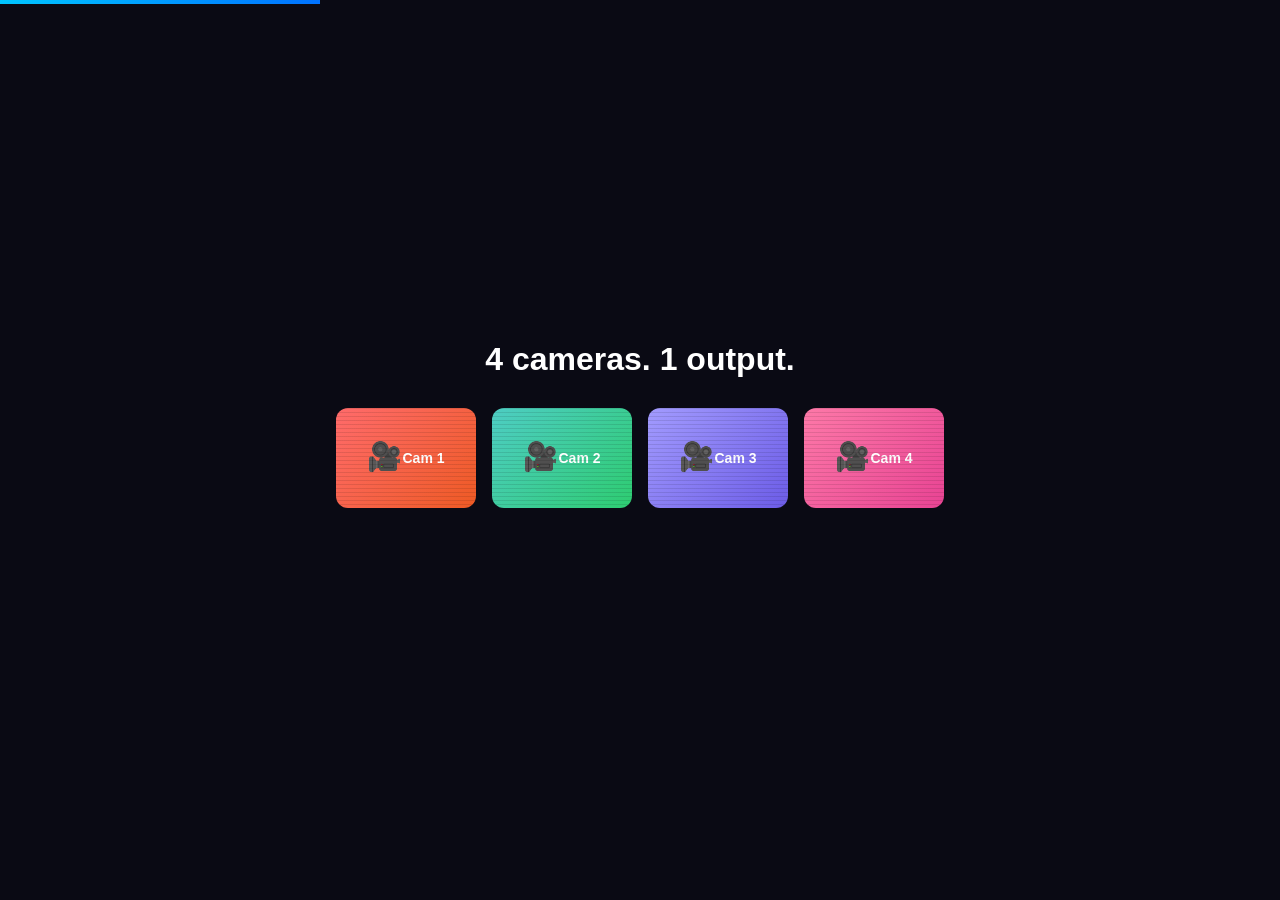
<file: kiro-explainer.html>
<!DOCTYPE html>
<html lang="en">
<head>
    <meta charset="UTF-8">
    <meta name="viewport" content="width=device-width, initial-scale=1.0">
    <title>Quad-Box Video Merger</title>
    <style>
        * {
            margin: 0;
            padding: 0;
            box-sizing: border-box;
        }

        body {
            font-family: -apple-system, BlinkMacSystemFont, 'Segoe UI', Roboto, sans-serif;
            background: #0a0a14;
            color: #ffffff;
            display: flex;
            align-items: center;
            justify-content: center;
            min-height: 100vh;
            overflow: hidden;
        }

        .container {
            width: 100%;
            max-width: 1000px;
            text-align: center;
            position: relative;
            padding: 40px;
        }

        /* Progress bar */
        .progress-bar {
            position: fixed;
            top: 0;
            left: 0;
            height: 4px;
            background: linear-gradient(90deg, #00c6ff, #0072ff);
            transition: width 0.3s ease;
            z-index: 100;
        }

        /* Scene management */
        .scene {
            position: absolute;
            top: 50%;
            left: 50%;
            transform: translate(-50%, -50%);
            width: 95%;
            opacity: 0;
            transition: opacity 0.7s ease;
            pointer-events: none;
        }

        .scene.active {
            opacity: 1;
            pointer-events: all;
        }

        /* ====== Scene 1: The Problem ====== */
        .scene-1 h1 {
            font-size: 32px;
            margin-bottom: 20px;
            font-weight: 700;
        }

        .scene-1 .video-sources {
            display: flex;
            gap: 16px;
            justify-content: center;
            margin: 30px 0;
            flex-wrap: wrap;
        }

        .scene-1 .video-card {
            width: 140px;
            height: 100px;
            border-radius: 12px;
            display: flex;
            align-items: center;
            justify-content: center;
            font-size: 14px;
            font-weight: 600;
            opacity: 0;
            transform: translateY(20px);
            transition: all 0.5s ease;
            position: relative;
            overflow: hidden;
        }

        .scene-1 .video-card.show {
            opacity: 1;
            transform: translateY(0);
        }

        .scene-1 .video-card:nth-child(1) { background: linear-gradient(135deg, #ff6b6b, #ee5a24); }
        .scene-1 .video-card:nth-child(2) { background: linear-gradient(135deg, #4ecdc4, #2ecc71); }
        .scene-1 .video-card:nth-child(3) { background: linear-gradient(135deg, #a29bfe, #6c5ce7); }
        .scene-1 .video-card:nth-child(4) { background: linear-gradient(135deg, #fd79a8, #e84393); }

        .scene-1 .video-card .cam-icon {
            font-size: 28px;
            margin-bottom: 4px;
        }

        .scene-1 .subtitle {
            font-size: 18px;
            color: #8899aa;
            margin-top: 10px;
            opacity: 0;
            transition: opacity 0.5s ease;
        }

        .scene-1 .subtitle.show { opacity: 1; }

        /* Fake scanlines on video cards */
        .scene-1 .video-card::after {
            content: '';
            position: absolute;
            top: 0; left: 0; right: 0; bottom: 0;
            background: repeating-linear-gradient(
                0deg,
                transparent,
                transparent 3px,
                rgba(0,0,0,0.1) 3px,
                rgba(0,0,0,0.1) 4px
            );
            pointer-events: none;
        }

        /* ====== Scene 2: The Merge Animation ====== */
        .scene-2 .merge-area {
            display: flex;
            align-items: center;
            justify-content: center;
            gap: 30px;
            flex-wrap: wrap;
        }

        .scene-2 .sources-col {
            display: grid;
            grid-template-columns: 1fr 1fr;
            gap: 10px;
            opacity: 0;
            transform: translateX(-30px);
            transition: all 0.6s ease;
        }

        .scene-2 .sources-col.show {
            opacity: 1;
            transform: translateX(0);
        }

        .scene-2 .source-thumb {
            width: 90px;
            height: 65px;
            border-radius: 8px;
            display: flex;
            align-items: center;
            justify-content: center;
            font-size: 11px;
            font-weight: 600;
            position: relative;
        }

        .scene-2 .source-thumb:nth-child(1) { background: linear-gradient(135deg, #ff6b6b, #ee5a24); }
        .scene-2 .source-thumb:nth-child(2) { background: linear-gradient(135deg, #4ecdc4, #2ecc71); }
        .scene-2 .source-thumb:nth-child(3) { background: linear-gradient(135deg, #a29bfe, #6c5ce7); }
        .scene-2 .source-thumb:nth-child(4) { background: linear-gradient(135deg, #fd79a8, #e84393); }

        .scene-2 .arrow {
            font-size: 40px;
            color: #00c6ff;
            opacity: 0;
            transition: opacity 0.5s ease;
            animation: pulse-arrow 1.2s ease-in-out infinite;
        }

        .scene-2 .arrow.show { opacity: 1; }

        @keyframes pulse-arrow {
            0%, 100% { transform: translateX(0); opacity: 0.7; }
            50% { transform: translateX(6px); opacity: 1; }
        }

        .scene-2 .output-quad {
            width: 220px;
            height: 160px;
            border-radius: 12px;
            display: grid;
            grid-template-columns: 1fr 1fr;
            grid-template-rows: 1fr 1fr;
            gap: 3px;
            background: #1a1a2e;
            padding: 3px;
            opacity: 0;
            transform: translateX(30px);
            transition: all 0.6s ease;
            box-shadow: 0 10px 40px rgba(0, 198, 255, 0.15);
            border: 2px solid #00c6ff33;
        }

        .scene-2 .output-quad.show {
            opacity: 1;
            transform: translateX(0);
        }

        .scene-2 .output-quad .quad-cell {
            border-radius: 6px;
            display: flex;
            align-items: center;
            justify-content: center;
            font-size: 10px;
            font-weight: 700;
            opacity: 0;
            transition: opacity 0.4s ease;
        }

        .scene-2 .output-quad .quad-cell.show { opacity: 1; }

        .scene-2 .output-quad .quad-cell:nth-child(1) { background: linear-gradient(135deg, #ff6b6b, #ee5a24); }
        .scene-2 .output-quad .quad-cell:nth-child(2) { background: linear-gradient(135deg, #4ecdc4, #2ecc71); }
        .scene-2 .output-quad .quad-cell:nth-child(3) { background: linear-gradient(135deg, #a29bfe, #6c5ce7); }
        .scene-2 .output-quad .quad-cell:nth-child(4) { background: linear-gradient(135deg, #fd79a8, #e84393); }

        .scene-2 .merge-label {
            margin-top: 30px;
            font-size: 18px;
            color: #8899aa;
            opacity: 0;
            transition: opacity 0.5s ease;
        }

        .scene-2 .merge-label.show { opacity: 1; }

        /* ====== Scene 3: Features ====== */
        .scene-3 .features-grid {
            display: grid;
            grid-template-columns: 1fr 1fr;
            gap: 16px;
            max-width: 600px;
            margin: 0 auto;
        }

        .scene-3 h2 {
            font-size: 24px;
            margin-bottom: 24px;
            background: linear-gradient(135deg, #00c6ff, #0072ff);
            -webkit-background-clip: text;
            -webkit-text-fill-color: transparent;
            background-clip: text;
        }

        .scene-3 .feature-item {
            background: #1a1a2e;
            border: 1px solid #2a2a4a;
            border-radius: 12px;
            padding: 18px;
            text-align: left;
            opacity: 0;
            transform: translateY(15px);
            transition: all 0.4s ease;
        }

        .scene-3 .feature-item.show {
            opacity: 1;
            transform: translateY(0);
        }

        .scene-3 .feature-item .icon {
            font-size: 22px;
            margin-bottom: 8px;
        }

        .scene-3 .feature-item .label {
            font-size: 13px;
            font-weight: 600;
            color: #ccd;
        }

        /* ====== Scene 4: Built with Kiro ====== */
        .scene-4 .final-card {
            background: linear-gradient(135deg, #0a0a14, #1a1a2e);
            border-radius: 20px;
            padding: 50px;
            border: 1px solid #2a2a4a;
            box-shadow: 0 20px 60px rgba(0, 198, 255, 0.1);
        }

        .scene-4 .quad-icon {
            width: 100px;
            height: 80px;
            margin: 0 auto 24px;
            display: grid;
            grid-template-columns: 1fr 1fr;
            grid-template-rows: 1fr 1fr;
            gap: 4px;
            animation: spin-in 0.6s cubic-bezier(0.68, -0.55, 0.265, 1.55);
        }

        .scene-4 .quad-icon div:nth-child(1) { background: #ff6b6b; border-radius: 6px 2px 2px 2px; }
        .scene-4 .quad-icon div:nth-child(2) { background: #4ecdc4; border-radius: 2px 6px 2px 2px; }
        .scene-4 .quad-icon div:nth-child(3) { background: #a29bfe; border-radius: 2px 2px 2px 6px; }
        .scene-4 .quad-icon div:nth-child(4) { background: #fd79a8; border-radius: 2px 2px 6px 2px; }

        @keyframes spin-in {
            0% { transform: scale(0) rotate(-180deg); opacity: 0; }
            100% { transform: scale(1) rotate(0deg); opacity: 1; }
        }

        .scene-4 h2 {
            font-size: 28px;
            margin-bottom: 12px;
        }

        .scene-4 p {
            font-size: 17px;
            color: #8899aa;
            margin-bottom: 28px;
            line-height: 1.5;
        }

        .scene-4 .tagline {
            font-size: 20px;
            font-weight: 600;
            background: linear-gradient(135deg, #00c6ff, #0072ff);
            -webkit-background-clip: text;
            -webkit-text-fill-color: transparent;
            background-clip: text;
        }

        /* Replay button */
        .replay-btn {
            position: fixed;
            bottom: 30px;
            right: 30px;
            background: linear-gradient(135deg, #00c6ff, #0072ff);
            border: none;
            color: white;
            padding: 12px 24px;
            border-radius: 30px;
            font-size: 15px;
            font-weight: 600;
            cursor: pointer;
            opacity: 0;
            transition: opacity 0.4s ease, transform 0.2s ease;
            z-index: 100;
        }

        .replay-btn.show { opacity: 1; }
        .replay-btn:hover { transform: scale(1.05); }
    </style>
</head>
<body>
    <div class="progress-bar" id="progress"></div>

    <div class="container">
        <!-- Scene 1: 4 camera feeds, one output needed -->
        <div class="scene scene-1 active" id="scene1">
            <h1>4 cameras. 1 output.</h1>
            <div class="video-sources">
                <div class="video-card" id="vc1"><div class="cam-icon">&#127909;</div>Cam 1</div>
                <div class="video-card" id="vc2"><div class="cam-icon">&#127909;</div>Cam 2</div>
                <div class="video-card" id="vc3"><div class="cam-icon">&#127909;</div>Cam 3</div>
                <div class="video-card" id="vc4"><div class="cam-icon">&#127909;</div>Cam 4</div>
            </div>
            <p class="subtitle" id="s1sub">How do you combine them?</p>
        </div>

        <!-- Scene 2: The merge visualization -->
        <div class="scene scene-2" id="scene2">
            <div class="merge-area">
                <div class="sources-col" id="srcCol">
                    <div class="source-thumb">Cam 1<br>TL</div>
                    <div class="source-thumb">Cam 2<br>TR</div>
                    <div class="source-thumb">Cam 3<br>BL</div>
                    <div class="source-thumb">Cam 4<br>FULL</div>
                </div>
                <div class="arrow" id="mergeArrow">&#10145;</div>
                <div class="output-quad" id="outputQuad">
                    <div class="quad-cell" id="qc1">TL</div>
                    <div class="quad-cell" id="qc2">TR</div>
                    <div class="quad-cell" id="qc3">BL</div>
                    <div class="quad-cell" id="qc4">BR</div>
                </div>
            </div>
            <p class="merge-label" id="mergeLabel">Pick any quadrant from any source &mdash; merge into one video.</p>
        </div>

        <!-- Scene 3: Feature highlights -->
        <div class="scene scene-3" id="scene3">
            <h2>Quad-Box Video Merger</h2>
            <div class="features-grid">
                <div class="feature-item" id="f1">
                    <div class="icon">&#9200;</div>
                    <div class="label">Time sync &amp; offsets</div>
                </div>
                <div class="feature-item" id="f2">
                    <div class="icon">&#127912;</div>
                    <div class="label">Map any quadrant to any slot</div>
                </div>
                <div class="feature-item" id="f3">
                    <div class="icon">&#128230;</div>
                    <div class="label">Batch processing</div>
                </div>
                <div class="feature-item" id="f4">
                    <div class="icon">&#128190;</div>
                    <div class="label">Save &amp; load presets</div>
                </div>
                <div class="feature-item" id="f5">
                    <div class="icon">&#128065;</div>
                    <div class="label">Live preview</div>
                </div>
                <div class="feature-item" id="f6">
                    <div class="icon">&#128421;</div>
                    <div class="label">GUI &amp; CLI modes</div>
                </div>
            </div>
        </div>

        <!-- Scene 4: Built with Kiro -->
        <div class="scene scene-4" id="scene4">
            <div class="final-card">
                <div class="quad-icon">
                    <div></div>
                    <div></div>
                    <div></div>
                    <div></div>
                </div>
                <h2>Quad-Box Video Merger</h2>
                <p>Combine up to 4 camera feeds into a single synchronized output.<br>CLI. GUI. One tool.</p>
                <div class="tagline">Built with Kiro</div>
            </div>
        </div>
    </div>

    <button class="replay-btn" id="replayBtn" onclick="replay()">&#8635; Replay</button>

    <script>
        const SCENE_DURATION = 3750; // ~15s / 4 scenes
        let currentScene = 0;
        const scenes = document.querySelectorAll('.scene');
        const progress = document.getElementById('progress');
        const replayBtn = document.getElementById('replayBtn');
        let timeouts = [];

        function clearAllTimeouts() {
            timeouts.forEach(t => clearTimeout(t));
            timeouts = [];
        }

        function schedule(fn, delay) {
            timeouts.push(setTimeout(fn, delay));
        }

        function showScene(index) {
            scenes.forEach(s => s.classList.remove('active'));
            if (scenes[index]) scenes[index].classList.add('active');
            progress.style.width = ((index + 1) / scenes.length * 100) + '%';
        }

        function resetAll() {
            // Scene 1
            document.querySelectorAll('.scene-1 .video-card').forEach(c => c.classList.remove('show'));
            document.getElementById('s1sub').classList.remove('show');
            // Scene 2
            document.getElementById('srcCol').classList.remove('show');
            document.getElementById('mergeArrow').classList.remove('show');
            document.getElementById('outputQuad').classList.remove('show');
            document.querySelectorAll('.scene-2 .quad-cell').forEach(c => c.classList.remove('show'));
            document.getElementById('mergeLabel').classList.remove('show');
            // Scene 3
            document.querySelectorAll('.scene-3 .feature-item').forEach(f => f.classList.remove('show'));
            // Replay
            replayBtn.classList.remove('show');
        }

        function animateScene1() {
            const cards = document.querySelectorAll('.scene-1 .video-card');
            cards.forEach((card, i) => {
                schedule(() => card.classList.add('show'), 200 + i * 250);
            });
            schedule(() => document.getElementById('s1sub').classList.add('show'), 200 + cards.length * 250 + 300);
        }

        function animateScene2() {
            schedule(() => document.getElementById('srcCol').classList.add('show'), 200);
            schedule(() => document.getElementById('mergeArrow').classList.add('show'), 700);
            schedule(() => document.getElementById('outputQuad').classList.add('show'), 1000);
            const cells = document.querySelectorAll('.scene-2 .quad-cell');
            cells.forEach((cell, i) => {
                schedule(() => cell.classList.add('show'), 1300 + i * 250);
            });
            schedule(() => document.getElementById('mergeLabel').classList.add('show'), 2500);
        }

        function animateScene3() {
            const items = document.querySelectorAll('.scene-3 .feature-item');
            items.forEach((item, i) => {
                schedule(() => item.classList.add('show'), 200 + i * 300);
            });
        }

        function runTimeline() {
            clearAllTimeouts();
            resetAll();
            currentScene = 0;
            showScene(0);
            animateScene1();

            schedule(() => {
                currentScene = 1;
                showScene(1);
                animateScene2();
            }, SCENE_DURATION);

            schedule(() => {
                currentScene = 2;
                showScene(2);
                animateScene3();
            }, SCENE_DURATION * 2);

            schedule(() => {
                currentScene = 3;
                showScene(3);
            }, SCENE_DURATION * 3);

            schedule(() => {
                replayBtn.classList.add('show');
            }, SCENE_DURATION * 3 + 1500);
        }

        function replay() {
            runTimeline();
        }

        window.addEventListener('load', () => {
            runTimeline();
        });
    </script>
</body>
</html>
</file>
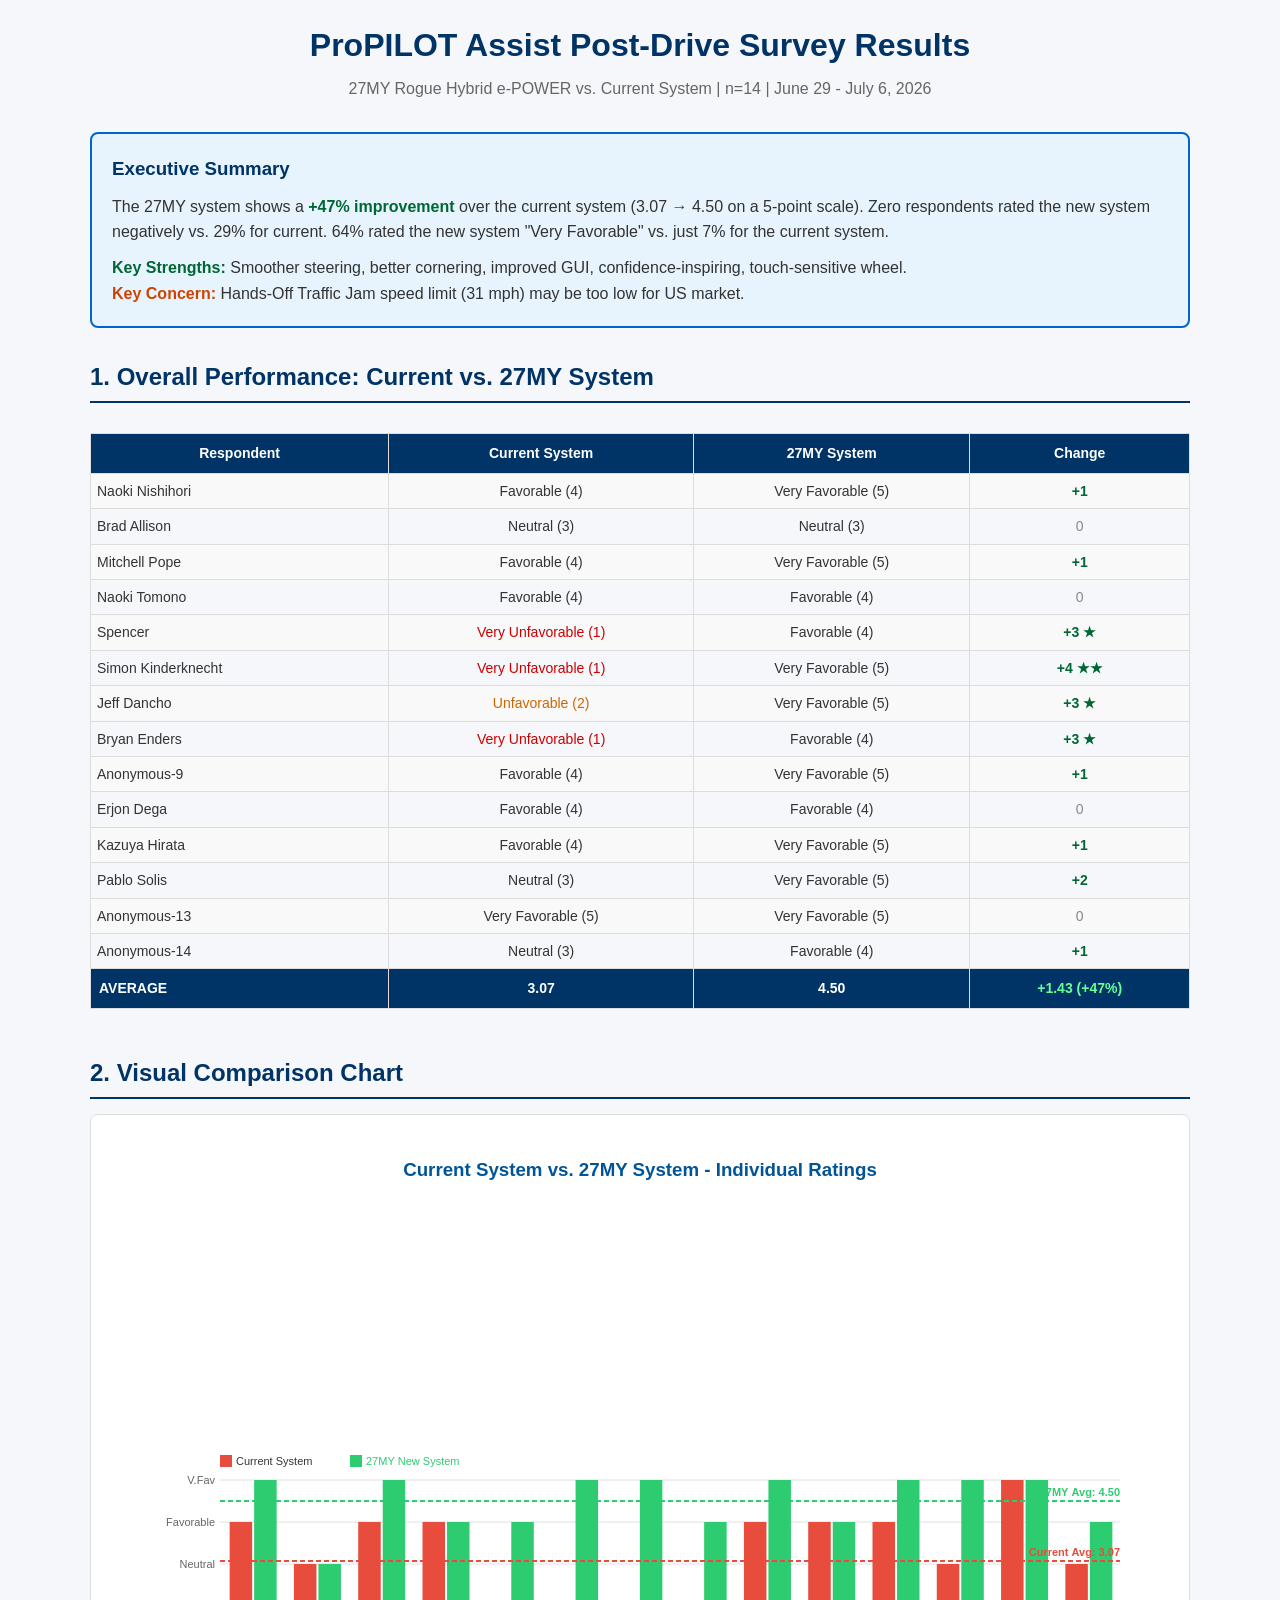
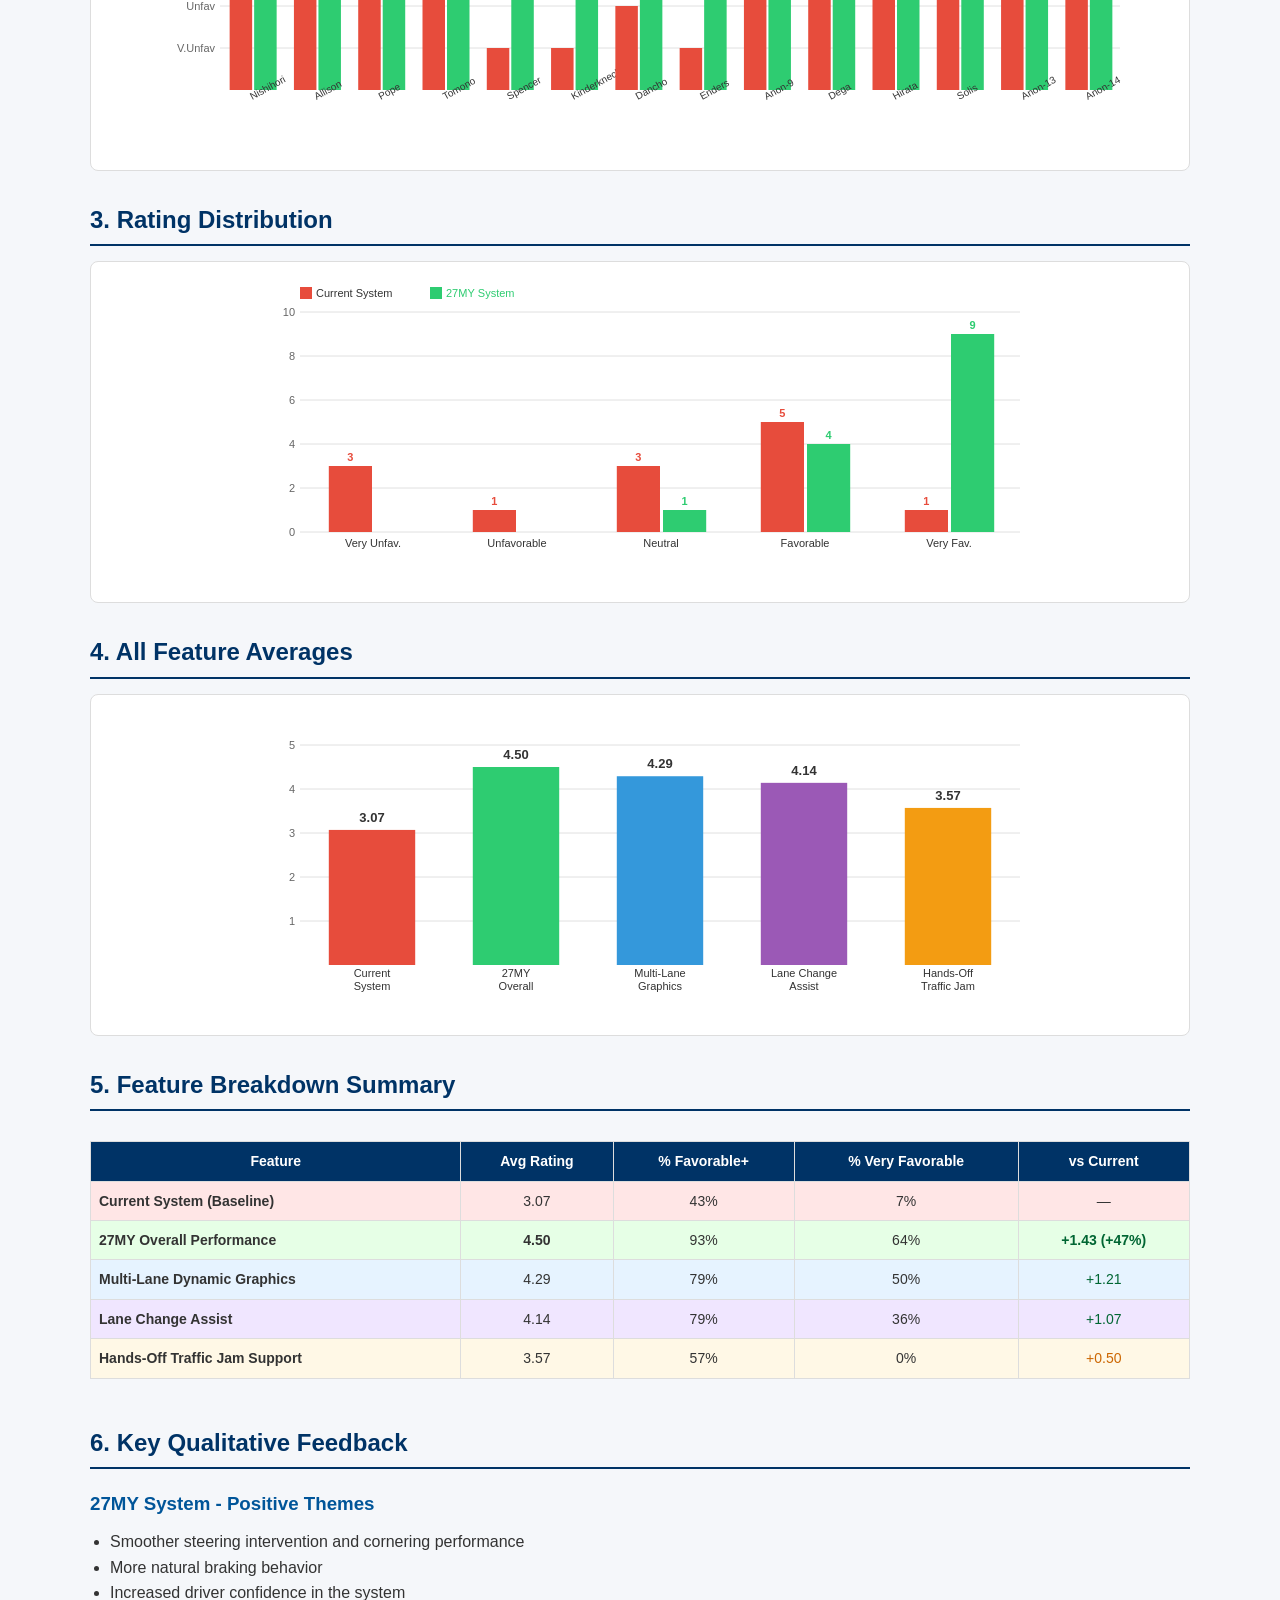
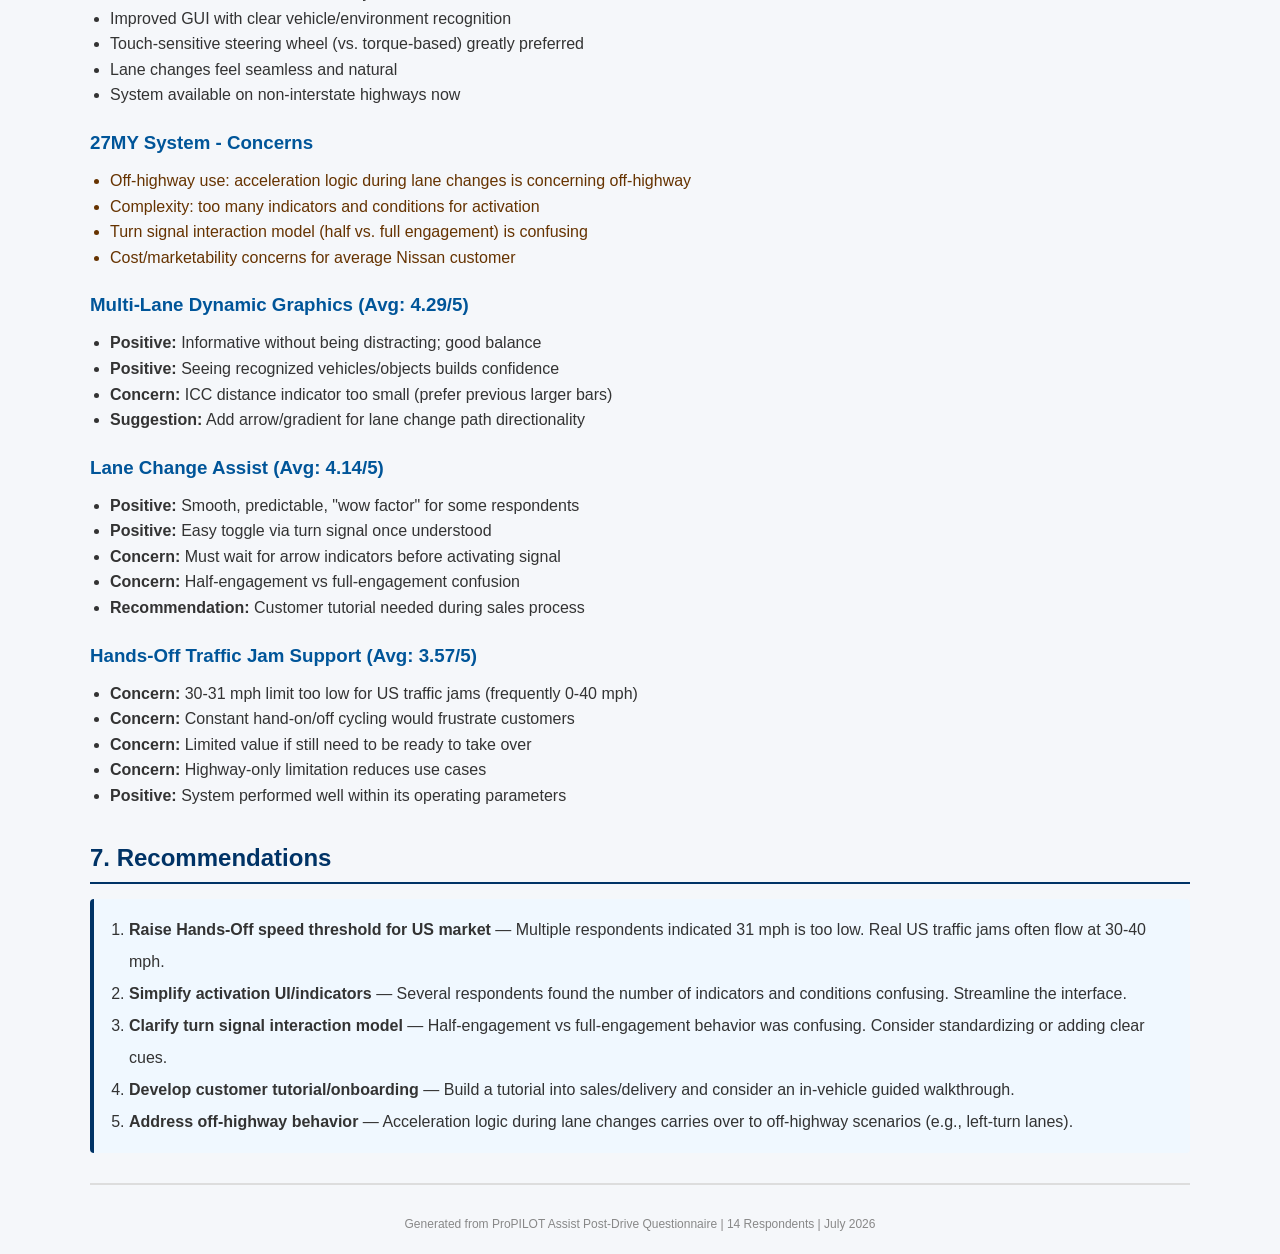
<file: ProPILOT_Report.html>
<!DOCTYPE html>
<html lang="en">
<head>
<meta charset="UTF-8">
<meta name="viewport" content="width=device-width, initial-scale=1.0">
<title>ProPILOT Assist Survey Report - 27MY Rogue Hybrid e-POWER</title>
<style>
* { margin: 0; padding: 0; box-sizing: border-box; }
body { font-family: -apple-system, BlinkMacSystemFont, 'Segoe UI', Roboto, sans-serif;
  background: #f5f7fa; color: #333; line-height: 1.6; padding: 20px; }
.container { max-width: 1100px; margin: 0 auto; }
h1 { color: #003366; text-align: center; font-size: 2em; margin-bottom: 5px; }
h2 { color: #003366; border-bottom: 2px solid #003366; padding-bottom: 5px; margin: 30px 0 15px; }
h3 { color: #005599; margin: 20px 0 10px; }
.subtitle { text-align: center; color: #666; margin-bottom: 30px; }
.summary-box { background: #e8f4fd; border: 2px solid #0066cc; border-radius: 8px;
  padding: 20px; margin: 20px 0; }
.summary-box h3 { color: #003366; margin-top: 0; }
.highlight { font-weight: bold; color: #006633; }
.concern { font-weight: bold; color: #cc4400; }
</style>
</head>
<body>
<div class="container">
<h1>ProPILOT Assist Post-Drive Survey Results</h1>
<p class="subtitle">27MY Rogue Hybrid e-POWER vs. Current System | n=14 | June 29 - July 6, 2026</p>


<div class="summary-box">
<h3>Executive Summary</h3>
<p>The 27MY system shows a <span class="highlight">+47% improvement</span> over the current system
(3.07 → 4.50 on a 5-point scale). Zero respondents rated the new system negatively vs. 29% for current.
64% rated the new system "Very Favorable" vs. just 7% for the current system.</p>
<p style="margin-top:10px"><span class="highlight">Key Strengths:</span> Smoother steering, better cornering,
improved GUI, confidence-inspiring, touch-sensitive wheel.</p>
<p><span class="concern">Key Concern:</span> Hands-Off Traffic Jam speed limit (31 mph) may be too low for US market.</p>
</div>

<h2>1. Overall Performance: Current vs. 27MY System</h2>
<div style="overflow-x:auto;">
<table style="width:100%; border-collapse:collapse; margin:15px 0; font-size:14px;">
<tr style="background:#003366; color:white;">
<th style="padding:8px; border:1px solid #ddd;">Respondent</th>
<th style="padding:8px; border:1px solid #ddd;">Current System</th>
<th style="padding:8px; border:1px solid #ddd;">27MY System</th>
<th style="padding:8px; border:1px solid #ddd;">Change</th>
</tr>

<tr style="background:#f9f9f9"><td style="padding:6px;border:1px solid #ddd">Naoki Nishihori</td><td style="padding:6px;border:1px solid #ddd;text-align:center">Favorable (4)</td><td style="padding:6px;border:1px solid #ddd;text-align:center">Very Favorable (5)</td><td style="padding:6px;border:1px solid #ddd;text-align:center;color:#006633;font-weight:bold">+1</td></tr>
<tr><td style="padding:6px;border:1px solid #ddd">Brad Allison</td><td style="padding:6px;border:1px solid #ddd;text-align:center">Neutral (3)</td><td style="padding:6px;border:1px solid #ddd;text-align:center">Neutral (3)</td><td style="padding:6px;border:1px solid #ddd;text-align:center;color:#888">0</td></tr>
<tr style="background:#f9f9f9"><td style="padding:6px;border:1px solid #ddd">Mitchell Pope</td><td style="padding:6px;border:1px solid #ddd;text-align:center">Favorable (4)</td><td style="padding:6px;border:1px solid #ddd;text-align:center">Very Favorable (5)</td><td style="padding:6px;border:1px solid #ddd;text-align:center;color:#006633;font-weight:bold">+1</td></tr>
<tr><td style="padding:6px;border:1px solid #ddd">Naoki Tomono</td><td style="padding:6px;border:1px solid #ddd;text-align:center">Favorable (4)</td><td style="padding:6px;border:1px solid #ddd;text-align:center">Favorable (4)</td><td style="padding:6px;border:1px solid #ddd;text-align:center;color:#888">0</td></tr>
<tr style="background:#f9f9f9"><td style="padding:6px;border:1px solid #ddd">Spencer</td><td style="padding:6px;border:1px solid #ddd;text-align:center;color:#cc0000">Very Unfavorable (1)</td><td style="padding:6px;border:1px solid #ddd;text-align:center">Favorable (4)</td><td style="padding:6px;border:1px solid #ddd;text-align:center;color:#006633;font-weight:bold">+3 ★</td></tr>
<tr><td style="padding:6px;border:1px solid #ddd">Simon Kinderknecht</td><td style="padding:6px;border:1px solid #ddd;text-align:center;color:#cc0000">Very Unfavorable (1)</td><td style="padding:6px;border:1px solid #ddd;text-align:center">Very Favorable (5)</td><td style="padding:6px;border:1px solid #ddd;text-align:center;color:#006633;font-weight:bold">+4 ★★</td></tr>
<tr style="background:#f9f9f9"><td style="padding:6px;border:1px solid #ddd">Jeff Dancho</td><td style="padding:6px;border:1px solid #ddd;text-align:center;color:#cc6600">Unfavorable (2)</td><td style="padding:6px;border:1px solid #ddd;text-align:center">Very Favorable (5)</td><td style="padding:6px;border:1px solid #ddd;text-align:center;color:#006633;font-weight:bold">+3 ★</td></tr>
<tr><td style="padding:6px;border:1px solid #ddd">Bryan Enders</td><td style="padding:6px;border:1px solid #ddd;text-align:center;color:#cc0000">Very Unfavorable (1)</td><td style="padding:6px;border:1px solid #ddd;text-align:center">Favorable (4)</td><td style="padding:6px;border:1px solid #ddd;text-align:center;color:#006633;font-weight:bold">+3 ★</td></tr>
<tr style="background:#f9f9f9"><td style="padding:6px;border:1px solid #ddd">Anonymous-9</td><td style="padding:6px;border:1px solid #ddd;text-align:center">Favorable (4)</td><td style="padding:6px;border:1px solid #ddd;text-align:center">Very Favorable (5)</td><td style="padding:6px;border:1px solid #ddd;text-align:center;color:#006633;font-weight:bold">+1</td></tr>
<tr><td style="padding:6px;border:1px solid #ddd">Erjon Dega</td><td style="padding:6px;border:1px solid #ddd;text-align:center">Favorable (4)</td><td style="padding:6px;border:1px solid #ddd;text-align:center">Favorable (4)</td><td style="padding:6px;border:1px solid #ddd;text-align:center;color:#888">0</td></tr>

<tr style="background:#f9f9f9"><td style="padding:6px;border:1px solid #ddd">Kazuya Hirata</td><td style="padding:6px;border:1px solid #ddd;text-align:center">Favorable (4)</td><td style="padding:6px;border:1px solid #ddd;text-align:center">Very Favorable (5)</td><td style="padding:6px;border:1px solid #ddd;text-align:center;color:#006633;font-weight:bold">+1</td></tr>
<tr><td style="padding:6px;border:1px solid #ddd">Pablo Solis</td><td style="padding:6px;border:1px solid #ddd;text-align:center">Neutral (3)</td><td style="padding:6px;border:1px solid #ddd;text-align:center">Very Favorable (5)</td><td style="padding:6px;border:1px solid #ddd;text-align:center;color:#006633;font-weight:bold">+2</td></tr>
<tr style="background:#f9f9f9"><td style="padding:6px;border:1px solid #ddd">Anonymous-13</td><td style="padding:6px;border:1px solid #ddd;text-align:center">Very Favorable (5)</td><td style="padding:6px;border:1px solid #ddd;text-align:center">Very Favorable (5)</td><td style="padding:6px;border:1px solid #ddd;text-align:center;color:#888">0</td></tr>
<tr><td style="padding:6px;border:1px solid #ddd">Anonymous-14</td><td style="padding:6px;border:1px solid #ddd;text-align:center">Neutral (3)</td><td style="padding:6px;border:1px solid #ddd;text-align:center">Favorable (4)</td><td style="padding:6px;border:1px solid #ddd;text-align:center;color:#006633;font-weight:bold">+1</td></tr>
<tr style="background:#003366;color:white;font-weight:bold"><td style="padding:8px;border:1px solid #ddd">AVERAGE</td><td style="padding:8px;border:1px solid #ddd;text-align:center">3.07</td><td style="padding:8px;border:1px solid #ddd;text-align:center">4.50</td><td style="padding:8px;border:1px solid #ddd;text-align:center;color:#66ff99">+1.43 (+47%)</td></tr>
</table>
</div>


<h2>2. Visual Comparison Chart</h2>
<div style="background:white; padding:20px; border-radius:8px; border:1px solid #ddd;">
<h3 style="text-align:center; margin-bottom:15px;">Current System vs. 27MY System - Individual Ratings</h3>
<div style="display:flex; align-items:flex-end; justify-content:center; gap:8px; height:250px; padding:10px 0;">

<script>
// We'll use a canvas-based chart approach instead
</script>
</div>
<canvas id="chart1" width="1000" height="300" style="width:100%;max-width:1000px;display:block;margin:0 auto;"></canvas>
</div>

<h2>3. Rating Distribution</h2>
<div style="background:white; padding:20px; border-radius:8px; border:1px solid #ddd;">
<canvas id="chart2" width="800" height="300" style="width:100%;max-width:800px;display:block;margin:0 auto;"></canvas>
</div>

<h2>4. All Feature Averages</h2>
<div style="background:white; padding:20px; border-radius:8px; border:1px solid #ddd;">
<canvas id="chart3" width="800" height="300" style="width:100%;max-width:800px;display:block;margin:0 auto;"></canvas>
</div>


<h2>5. Feature Breakdown Summary</h2>
<div style="overflow-x:auto;">
<table style="width:100%; border-collapse:collapse; margin:15px 0; font-size:14px;">
<tr style="background:#003366; color:white;">
<th style="padding:8px; border:1px solid #ddd;">Feature</th>
<th style="padding:8px; border:1px solid #ddd;">Avg Rating</th>
<th style="padding:8px; border:1px solid #ddd;">% Favorable+</th>
<th style="padding:8px; border:1px solid #ddd;">% Very Favorable</th>
<th style="padding:8px; border:1px solid #ddd;">vs Current</th>
</tr>
<tr style="background:#ffe6e6"><td style="padding:8px;border:1px solid #ddd"><strong>Current System (Baseline)</strong></td><td style="padding:8px;border:1px solid #ddd;text-align:center">3.07</td><td style="padding:8px;border:1px solid #ddd;text-align:center">43%</td><td style="padding:8px;border:1px solid #ddd;text-align:center">7%</td><td style="padding:8px;border:1px solid #ddd;text-align:center">—</td></tr>
<tr style="background:#e6ffe6"><td style="padding:8px;border:1px solid #ddd"><strong>27MY Overall Performance</strong></td><td style="padding:8px;border:1px solid #ddd;text-align:center;font-weight:bold">4.50</td><td style="padding:8px;border:1px solid #ddd;text-align:center">93%</td><td style="padding:8px;border:1px solid #ddd;text-align:center">64%</td><td style="padding:8px;border:1px solid #ddd;text-align:center;color:#006633;font-weight:bold">+1.43 (+47%)</td></tr>
<tr style="background:#e6f3ff"><td style="padding:8px;border:1px solid #ddd"><strong>Multi-Lane Dynamic Graphics</strong></td><td style="padding:8px;border:1px solid #ddd;text-align:center">4.29</td><td style="padding:8px;border:1px solid #ddd;text-align:center">79%</td><td style="padding:8px;border:1px solid #ddd;text-align:center">50%</td><td style="padding:8px;border:1px solid #ddd;text-align:center;color:#006633">+1.21</td></tr>
<tr style="background:#f0e6ff"><td style="padding:8px;border:1px solid #ddd"><strong>Lane Change Assist</strong></td><td style="padding:8px;border:1px solid #ddd;text-align:center">4.14</td><td style="padding:8px;border:1px solid #ddd;text-align:center">79%</td><td style="padding:8px;border:1px solid #ddd;text-align:center">36%</td><td style="padding:8px;border:1px solid #ddd;text-align:center;color:#006633">+1.07</td></tr>
<tr style="background:#fff8e6"><td style="padding:8px;border:1px solid #ddd"><strong>Hands-Off Traffic Jam Support</strong></td><td style="padding:8px;border:1px solid #ddd;text-align:center">3.57</td><td style="padding:8px;border:1px solid #ddd;text-align:center">57%</td><td style="padding:8px;border:1px solid #ddd;text-align:center">0%</td><td style="padding:8px;border:1px solid #ddd;text-align:center;color:#cc6600">+0.50</td></tr>
</table>
</div>


<h2>6. Key Qualitative Feedback</h2>

<h3>27MY System - Positive Themes</h3>
<ul style="margin:10px 20px;">
<li>Smoother steering intervention and cornering performance</li>
<li>More natural braking behavior</li>
<li>Increased driver confidence in the system</li>
<li>Improved GUI with clear vehicle/environment recognition</li>
<li>Touch-sensitive steering wheel (vs. torque-based) greatly preferred</li>
<li>Lane changes feel seamless and natural</li>
<li>System available on non-interstate highways now</li>
</ul>

<h3>27MY System - Concerns</h3>
<ul style="margin:10px 20px; color:#663300;">
<li>Off-highway use: acceleration logic during lane changes is concerning off-highway</li>
<li>Complexity: too many indicators and conditions for activation</li>
<li>Turn signal interaction model (half vs. full engagement) is confusing</li>
<li>Cost/marketability concerns for average Nissan customer</li>
</ul>

<h3>Multi-Lane Dynamic Graphics (Avg: 4.29/5)</h3>
<ul style="margin:10px 20px;">
<li><strong>Positive:</strong> Informative without being distracting; good balance</li>
<li><strong>Positive:</strong> Seeing recognized vehicles/objects builds confidence</li>
<li><strong>Concern:</strong> ICC distance indicator too small (prefer previous larger bars)</li>
<li><strong>Suggestion:</strong> Add arrow/gradient for lane change path directionality</li>
</ul>

<h3>Lane Change Assist (Avg: 4.14/5)</h3>
<ul style="margin:10px 20px;">
<li><strong>Positive:</strong> Smooth, predictable, "wow factor" for some respondents</li>
<li><strong>Positive:</strong> Easy toggle via turn signal once understood</li>
<li><strong>Concern:</strong> Must wait for arrow indicators before activating signal</li>
<li><strong>Concern:</strong> Half-engagement vs full-engagement confusion</li>
<li><strong>Recommendation:</strong> Customer tutorial needed during sales process</li>
</ul>

<h3>Hands-Off Traffic Jam Support (Avg: 3.57/5)</h3>
<ul style="margin:10px 20px;">
<li><strong>Concern:</strong> 30-31 mph limit too low for US traffic jams (frequently 0-40 mph)</li>
<li><strong>Concern:</strong> Constant hand-on/off cycling would frustrate customers</li>
<li><strong>Concern:</strong> Limited value if still need to be ready to take over</li>
<li><strong>Concern:</strong> Highway-only limitation reduces use cases</li>
<li><strong>Positive:</strong> System performed well within its operating parameters</li>
</ul>


<h2>7. Recommendations</h2>
<div style="background:#f0f8ff; border-left:4px solid #003366; padding:15px; margin:10px 0; border-radius:4px;">
<ol style="margin:0 20px; line-height:2;">
<li><strong>Raise Hands-Off speed threshold for US market</strong> — Multiple respondents indicated 31 mph is too low. Real US traffic jams often flow at 30-40 mph.</li>
<li><strong>Simplify activation UI/indicators</strong> — Several respondents found the number of indicators and conditions confusing. Streamline the interface.</li>
<li><strong>Clarify turn signal interaction model</strong> — Half-engagement vs full-engagement behavior was confusing. Consider standardizing or adding clear cues.</li>
<li><strong>Develop customer tutorial/onboarding</strong> — Build a tutorial into sales/delivery and consider an in-vehicle guided walkthrough.</li>
<li><strong>Address off-highway behavior</strong> — Acceleration logic during lane changes carries over to off-highway scenarios (e.g., left-turn lanes).</li>
</ol>
</div>

<hr style="margin:30px 0; border:1px solid #ddd;">
<p style="text-align:center; color:#888; font-size:12px;">Generated from ProPILOT Assist Post-Drive Questionnaire | 14 Respondents | July 2026</p>
</div>


<script>
// Chart 1: Current vs New System - Paired Bar Chart
(function() {
  var canvas = document.getElementById('chart1');
  var ctx = canvas.getContext('2d');
  var current = [4,3,4,4,1,1,2,1,4,4,4,3,5,3];
  var newSys = [5,3,5,4,4,5,5,4,5,4,5,5,5,4];
  var names = ['Nishihori','Allison','Pope','Tomono','Spencer','Kinderknecht','Dancho','Enders','Anon-9','Dega','Hirata','Solis','Anon-13','Anon-14'];
  var n = current.length;
  var W = canvas.width, H = canvas.height;
  var padL=80, padR=20, padT=30, padB=60;
  var chartW = W-padL-padR, chartH = H-padT-padB;
  var groupW = chartW/n, barW = groupW*0.35;

  // Grid
  ctx.strokeStyle='#e0e0e0'; ctx.lineWidth=1;
  for(var i=1;i<=5;i++){
    var y=padT+chartH-(i/5)*chartH;
    ctx.beginPath();ctx.moveTo(padL,y);ctx.lineTo(W-padR,y);ctx.stroke();
    ctx.fillStyle='#666';ctx.font='11px sans-serif';ctx.textAlign='right';
    var labels=['','V.Unfav','Unfav','Neutral','Favorable','V.Fav'];
    ctx.fillText(labels[i],padL-5,y+4);
  }

  // Bars
  for(var i=0;i<n;i++){
    var x=padL+i*groupW+groupW*0.15;
    var h1=(current[i]/5)*chartH, h2=(newSys[i]/5)*chartH;
    ctx.fillStyle='#E74C3C'; ctx.fillRect(x,padT+chartH-h1,barW,h1);
    ctx.fillStyle='#2ECC71'; ctx.fillRect(x+barW+2,padT+chartH-h2,barW,h2);
    // Name label
    ctx.save();ctx.translate(x+barW,H-padB+10);ctx.rotate(-0.5);
    ctx.fillStyle='#333';ctx.font='10px sans-serif';ctx.textAlign='left';
    ctx.fillText(names[i],0,0);ctx.restore();
  }

  // Averages
  var avgCurr=3.07, avgNew=4.50;
  var yC=padT+chartH-(avgCurr/5)*chartH, yN=padT+chartH-(avgNew/5)*chartH;
  ctx.setLineDash([5,3]);ctx.lineWidth=2;
  ctx.strokeStyle='#E74C3C';ctx.beginPath();ctx.moveTo(padL,yC);ctx.lineTo(W-padR,yC);ctx.stroke();
  ctx.strokeStyle='#2ECC71';ctx.beginPath();ctx.moveTo(padL,yN);ctx.lineTo(W-padR,yN);ctx.stroke();
  ctx.setLineDash([]);
  ctx.font='bold 11px sans-serif';
  ctx.fillStyle='#E74C3C';ctx.textAlign='right';ctx.fillText('Current Avg: 3.07',W-padR,yC-5);
  ctx.fillStyle='#2ECC71';ctx.fillText('27MY Avg: 4.50',W-padR,yN-5);

  // Legend
  ctx.fillStyle='#E74C3C';ctx.fillRect(padL,5,12,12);
  ctx.fillStyle='#333';ctx.font='11px sans-serif';ctx.textAlign='left';ctx.fillText('Current System',padL+16,15);
  ctx.fillStyle='#2ECC71';ctx.fillRect(padL+130,5,12,12);
  ctx.fillText('27MY New System',padL+146,15);
})();
</script>


<script>
// Chart 2: Distribution
(function() {
  var canvas = document.getElementById('chart2');
  var ctx = canvas.getContext('2d');
  var currentDist = [3,1,3,5,1];
  var newDist = [0,0,1,4,9];
  var labels = ['Very Unfav.','Unfavorable','Neutral','Favorable','Very Fav.'];
  var W=canvas.width, H=canvas.height;
  var padL=60, padR=20, padT=30, padB=50;
  var chartW=W-padL-padR, chartH=H-padT-padB;
  var n=5, groupW=chartW/n, barW=groupW*0.3;

  // Grid
  ctx.strokeStyle='#e0e0e0';ctx.lineWidth=1;
  for(var i=0;i<=10;i+=2){
    var y=padT+chartH-(i/10)*chartH;
    ctx.beginPath();ctx.moveTo(padL,y);ctx.lineTo(W-padR,y);ctx.stroke();
    ctx.fillStyle='#666';ctx.font='11px sans-serif';ctx.textAlign='right';
    ctx.fillText(i.toString(),padL-5,y+4);
  }

  for(var i=0;i<n;i++){
    var x=padL+i*groupW+groupW*0.2;
    var h1=(currentDist[i]/10)*chartH, h2=(newDist[i]/10)*chartH;
    ctx.fillStyle='#E74C3C';ctx.fillRect(x,padT+chartH-h1,barW,h1);
    ctx.fillStyle='#2ECC71';ctx.fillRect(x+barW+3,padT+chartH-h2,barW,h2);
    // Value labels
    ctx.fillStyle='#E74C3C';ctx.font='bold 11px sans-serif';ctx.textAlign='center';
    if(currentDist[i]>0) ctx.fillText(currentDist[i].toString(),x+barW/2,padT+chartH-h1-5);
    ctx.fillStyle='#2ECC71';
    if(newDist[i]>0) ctx.fillText(newDist[i].toString(),x+barW+3+barW/2,padT+chartH-h2-5);
    // Category label
    ctx.fillStyle='#333';ctx.font='11px sans-serif';
    ctx.fillText(labels[i],x+barW+1,H-padB+15);
  }

  ctx.fillStyle='#E74C3C';ctx.fillRect(padL,5,12,12);
  ctx.fillStyle='#333';ctx.font='11px sans-serif';ctx.textAlign='left';ctx.fillText('Current System',padL+16,15);
  ctx.fillStyle='#2ECC71';ctx.fillRect(padL+130,5,12,12);ctx.fillText('27MY System',padL+146,15);
})();
</script>

<script>
// Chart 3: Feature Averages
(function() {
  var canvas = document.getElementById('chart3');
  var ctx = canvas.getContext('2d');
  var features = ['Current\nSystem','27MY\nOverall','Multi-Lane\nGraphics','Lane Change\nAssist','Hands-Off\nTraffic Jam'];
  var avgs = [3.07, 4.50, 4.29, 4.14, 3.57];
  var colors = ['#E74C3C','#2ECC71','#3498DB','#9B59B6','#F39C12'];
  var W=canvas.width, H=canvas.height;
  var padL=60, padR=20, padT=30, padB=50;
  var chartW=W-padL-padR, chartH=H-padT-padB;
  var n=5, barW=chartW/n*0.6, gap=chartW/n;

  // Grid
  ctx.strokeStyle='#e0e0e0';ctx.lineWidth=1;
  for(var i=1;i<=5;i++){
    var y=padT+chartH-(i/5)*chartH;
    ctx.beginPath();ctx.moveTo(padL,y);ctx.lineTo(W-padR,y);ctx.stroke();
    ctx.fillStyle='#666';ctx.font='11px sans-serif';ctx.textAlign='right';
    var lb=['','1','2','3','4','5'];
    ctx.fillText(lb[i],padL-5,y+4);
  }

  for(var i=0;i<n;i++){
    var x=padL+i*gap+(gap-barW)/2;
    var h=(avgs[i]/5)*chartH;
    ctx.fillStyle=colors[i];ctx.fillRect(x,padT+chartH-h,barW,h);
    // Value
    ctx.fillStyle='#333';ctx.font='bold 13px sans-serif';ctx.textAlign='center';
    ctx.fillText(avgs[i].toFixed(2),x+barW/2,padT+chartH-h-8);
    // Label
    ctx.font='11px sans-serif';
    var parts=features[i].split('\n');
    for(var j=0;j<parts.length;j++){
      ctx.fillText(parts[j],x+barW/2,H-padB+12+j*13);
    }
  }
})();
</script>
</body>
</html>
</file>
